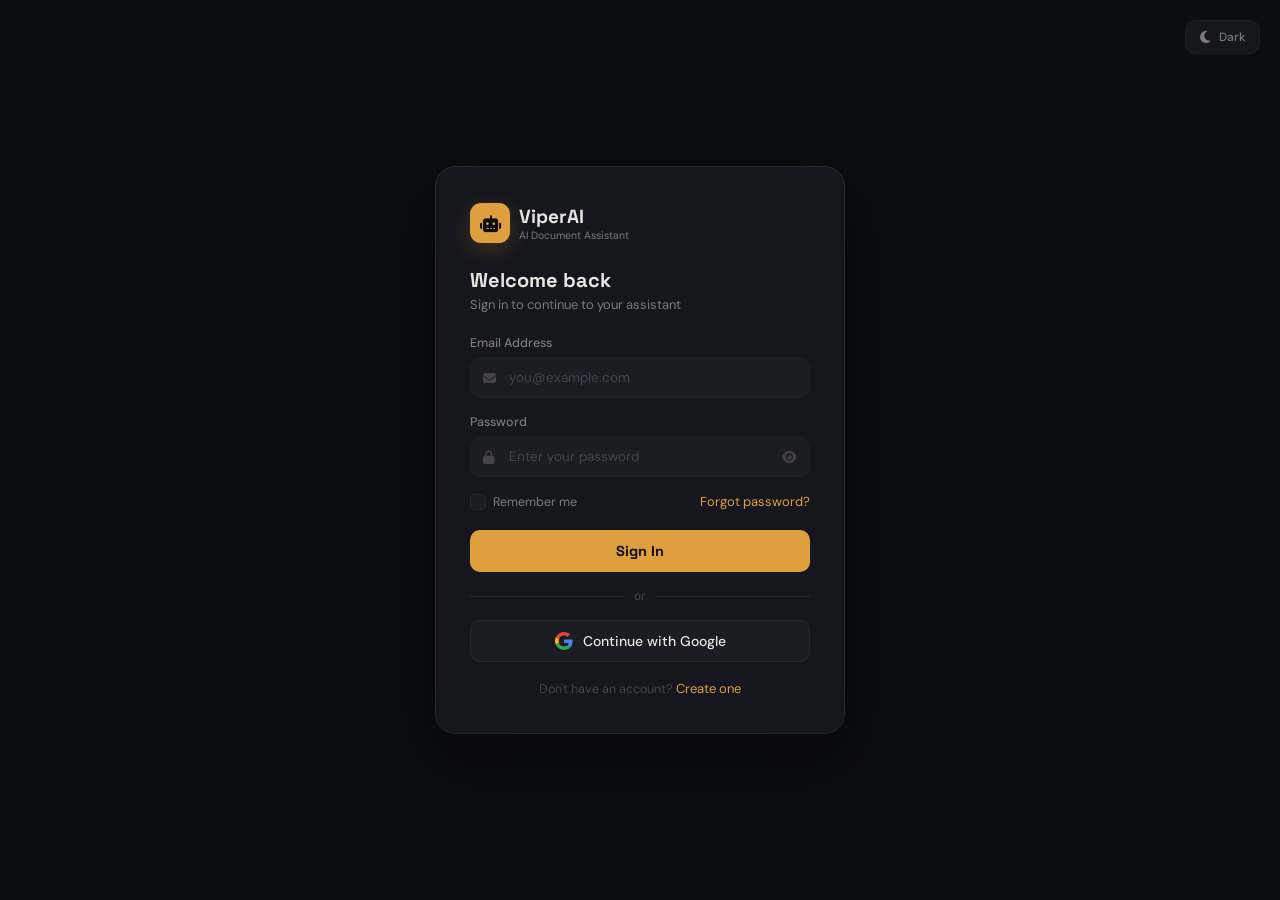
<file: templates/auth.html>
<!DOCTYPE html>
<html lang="en" data-theme="dark">

<head>
    <meta charset="UTF-8">
    <meta name="viewport" content="width=device-width, initial-scale=1.0">  
    <title>ViperAI — Sign In</title>
    <!-- <script src="https://cdn.tailwindcss.com"></script> -->
    <script src="https://code.jquery.com/jquery-3.7.1.min.js"></script>
    <link rel="stylesheet" href="https://cdnjs.cloudflare.com/ajax/libs/font-awesome/6.5.0/css/all.min.css">
    <link
        href="https://fonts.googleapis.com/css2?family=Space+Grotesk:wght@300;400;500;600;700&family=DM+Sans:ital,wght@0,300;0,400;0,500;0,600;0,700;1,400&display=swap"
        rel="stylesheet">
    <link rel="stylesheet" href="/static/css/auth.css">
</head>

<body>

    <div class="tc" id="toasts"></div>

    <div class="theme-toggle-auth" title="Toggle theme">
        <i class="fas fa-moon" id="themeAuthIcon"></i>
        <span id="themeAuthLabel">Dark</span>
    </div>

    <div id="authScreen" data-mode="{{ request.args.get('mode', '') }}">
        <div class="auth-card">
            <div style="display:flex;align-items:center;gap:9px;margin-bottom:24px">
                <div
                    style="width:40px;height:40px;background:var(--accent);border-radius:11px;display:flex;align-items:center;justify-content:center;box-shadow:0 6px 20px rgba(224,159,62,.2)">
                    <i class="fas fa-robot" style="color:#0c0d10;font-size:17px"></i>
                </div>
                <div>
                    <div style="font-family:'Space Grotesk';font-weight:700;font-size:19px">ViperAI</div>
                    <div style="font-size:10.5px;color:var(--fg3)">AI Document Assistant</div>
                </div>
            </div>

            <!-- Login Form -->
            <div class="auth-form active" id="loginForm">
                <h3 style="font-size:20px;font-weight:700;margin-bottom:3px">Welcome back</h3>
                <p style="color:var(--fg3);font-size:13px;margin-bottom:22px">Sign in to continue to your assistant</p>
                <form novalidate>
                    <div class="fg">
                        <label class="fg-label">Email Address</label>
                        <div class="fg-wrap">
                            <input type="email" class="fg-input" id="lEmail" placeholder="you@example.com"
                                autocomplete="email">
                            <i class="fas fa-envelope fi"></i>
                        </div>
                        <div class="fe" id="eErr"><i class="fas fa-circle-exclamation"></i><span></span></div>
                    </div>
                    <div class="fg">
                        <label class="fg-label">Password</label>
                        <div class="fg-wrap">
                            <input type="password" class="fg-input" id="lPass" placeholder="Enter your password"
                                autocomplete="current-password">
                            <i class="fas fa-lock fi"></i>
                            <button type="button" class="pt" onclick="togPass('lPass','lEye')"><i class="fas fa-eye"
                                    id="lEye"></i></button>
                        </div>
                        <div class="fe" id="pErr"><i class="fas fa-circle-exclamation"></i><span></span></div>
                    </div>
                    <div style="display:flex;align-items:center;justify-content:space-between;margin-bottom:20px">
                        <label class="ck"><input type="checkbox" id="lRem">
                            <div class="ck-b"><i class="fas fa-check"></i></div><span
                                style="font-size:12.5px;color:var(--fg3)">Remember me</span>
                        </label>
                        <a class="auth-link">Forgot password?</a>
                    </div>
                    <button type="submit" class="bl" id="lBtn"><span class="bt">Sign In</span>
                        <div class="sp"></div>
                    </button>
                </form>
                <div class="auth-divider"><span>or</span></div>
                <a href="/api/auth/google" class="btn-google">
                    <svg width="18" height="18" viewBox="0 0 48 48"><path fill="#EA4335" d="M24 9.5c3.54 0 6.71 1.22 9.21 3.6l6.85-6.85C35.9 2.38 30.47 0 24 0 14.62 0 6.51 5.38 2.56 13.22l7.98 6.19C12.43 13.72 17.74 9.5 24 9.5z"/><path fill="#4285F4" d="M46.98 24.55c0-1.57-.15-3.09-.38-4.55H24v9.02h12.94c-.58 2.96-2.26 5.48-4.78 7.18l7.73 6c4.51-4.18 7.09-10.36 7.09-17.65z"/><path fill="#FBBC05" d="M10.53 28.59c-.48-1.45-.76-2.99-.76-4.59s.27-3.14.76-4.59l-7.98-6.19C.92 16.46 0 20.12 0 24c0 3.88.92 7.54 2.56 10.78l7.97-6.19z"/><path fill="#34A853" d="M24 48c6.48 0 11.93-2.13 15.89-5.81l-7.73-6c-2.18 1.48-4.97 2.31-8.16 2.31-6.26 0-11.57-4.22-13.47-9.91l-7.98 6.19C6.51 42.62 14.62 48 24 48z"/></svg>
                    Continue with Google
                </a>
                <div style="text-align:center;margin-top:18px;font-size:12.5px;color:var(--fg4)">
                    Don't have an account? <a class="auth-link">Create one</a>
                </div>
            </div>

            <!-- Register Form -->
            <div class="auth-form" id="registerForm">
                <h3 style="font-size:20px;font-weight:700;margin-bottom:3px">Create account</h3>
                <p style="color:var(--fg3);font-size:13px;margin-bottom:22px">Sign up to start chatting with ViperAI</p>
                <form novalidate>
                    <div class="fg">
                        <label class="fg-label">Full Name</label>
                        <div class="fg-wrap">
                            <input type="text" class="fg-input" id="rName" placeholder="John Doe" autocomplete="name">
                            <i class="fas fa-user fi"></i>
                        </div>
                        <div class="fe" id="rnErr"><i class="fas fa-circle-exclamation"></i><span></span></div>
                    </div>
                    <div class="fg">
                        <label class="fg-label">Email Address</label>
                        <div class="fg-wrap">
                            <input type="email" class="fg-input" id="rEmail" placeholder="you@example.com"
                                autocomplete="email">
                            <i class="fas fa-envelope fi"></i>
                        </div>
                        <div class="fe" id="reErr"><i class="fas fa-circle-exclamation"></i><span></span></div>
                    </div>
                    <div class="fg">
                        <label class="fg-label">Password</label>
                        <div class="fg-wrap">
                            <input type="password" class="fg-input" id="rPass" placeholder="Create a password"
                                autocomplete="new-password">
                            <i class="fas fa-lock fi"></i>
                            <button type="button" class="pt" onclick="togPass('rPass','rEye')"><i class="fas fa-eye"
                                    id="rEye"></i></button>
                        </div>
                        <div class="fe" id="rpErr"><i class="fas fa-circle-exclamation"></i><span></span></div>
                    </div>
                    <div class="fg">
                        <label class="fg-label">Confirm Password</label>
                        <div class="fg-wrap">
                            <input type="password" class="fg-input" id="rPassC" placeholder="Confirm your password"
                                autocomplete="new-password">
                            <i class="fas fa-lock fi"></i>
                            <button type="button" class="pt" onclick="togPass('rPassC','rEyeC')"><i class="fas fa-eye"
                                    id="rEyeC"></i></button>
                        </div>
                        <div class="fe" id="rpcErr"><i class="fas fa-circle-exclamation"></i><span></span></div>
                    </div>
                    <div style="margin-bottom:20px">
                        <label class="ck"><input type="checkbox" id="rAgree">
                            <div class="ck-b"><i class="fas fa-check"></i></div><span
                                style="font-size:12.5px;color:var(--fg3)">I agree to the Terms of Service and Privacy
                                Policy</span>
                        </label>
                    </div>
                    <button type="submit" class="bl" id="rBtn"><span class="bt">Create Account</span>
                        <div class="sp"></div>
                    </button>
                </form>
                <div class="auth-divider"><span>or</span></div>
                <a href="/api/auth/google" class="btn-google">
                    <svg width="18" height="18" viewBox="0 0 48 48"><path fill="#EA4335" d="M24 9.5c3.54 0 6.71 1.22 9.21 3.6l6.85-6.85C35.9 2.38 30.47 0 24 0 14.62 0 6.51 5.38 2.56 13.22l7.98 6.19C12.43 13.72 17.74 9.5 24 9.5z"/><path fill="#4285F4" d="M46.98 24.55c0-1.57-.15-3.09-.38-4.55H24v9.02h12.94c-.58 2.96-2.26 5.48-4.78 7.18l7.73 6c4.51-4.18 7.09-10.36 7.09-17.65z"/><path fill="#FBBC05" d="M10.53 28.59c-.48-1.45-.76-2.99-.76-4.59s.27-3.14.76-4.59l-7.98-6.19C.92 16.46 0 20.12 0 24c0 3.88.92 7.54 2.56 10.78l7.97-6.19z"/><path fill="#34A853" d="M24 48c6.48 0 11.93-2.13 15.89-5.81l-7.73-6c-2.18 1.48-4.97 2.31-8.16 2.31-6.26 0-11.57-4.22-13.47-9.91l-7.98 6.19C6.51 42.62 14.62 48 24 48z"/></svg>
                    Sign up with Google
                </a>
                <div style="text-align:center;margin-top:18px;font-size:12.5px;color:var(--fg4)">
                    Already have an account? <a class="auth-link">Sign in</a>
                </div>
            </div>

            <!-- Forgot Password: Step 1 - Email -->
            <div class="auth-form" id="forgotEmailForm">
                <button class="auth-back"><i class="fas fa-arrow-left" style="font-size:11px"></i>
                    Back to login</button>
                <div style="display:flex;align-items:center;gap:10px;margin-bottom:6px">
                    <div
                        style="width:40px;height:40px;background:var(--accent-d);border-radius:10px;display:flex;align-items:center;justify-content:center;flex-shrink:0">
                        <i class="fas fa-envelope-circle-check" style="color:var(--accent);font-size:17px"></i>
                    </div>
                    <h3 style="font-size:19px;font-weight:700">Forgot Password?</h3>
                </div>
                <p style="color:var(--fg3);font-size:13px;margin-bottom:22px;line-height:1.5">Enter your email address
                    and we'll send you a verification code to reset your password.</p>
                <form onsubmit="doSendOtp(event)" novalidate>
                    <div class="fg">
                        <label class="fg-label">Email Address</label>
                        <div class="fg-wrap">
                            <input type="email" class="fg-input" id="fpEmail" placeholder="you@example.com"
                                autocomplete="email">
                            <i class="fas fa-envelope fi"></i>
                        </div>
                        <div class="fe" id="fpEErr"><i class="fas fa-circle-exclamation"></i><span></span></div>
                    </div>
                    <button type="submit" class="bl" id="fpSendBtn"><span class="bt">Send Verification Code</span>
                        <div class="sp"></div>
                    </button>
                </form>
            </div>

            <!-- Forgot Password: Step 2 - OTP -->
            <div class="auth-form" id="forgotOtpForm">
                <button class="auth-back"><i class="fas fa-arrow-left"
                        style="font-size:11px"></i> Back</button>
                <div style="display:flex;align-items:center;gap:10px;margin-bottom:6px">
                    <div
                        style="width:40px;height:40px;background:var(--accent-d);border-radius:10px;display:flex;align-items:center;justify-content:center;flex-shrink:0">
                        <i class="fas fa-shield-halved" style="color:var(--accent);font-size:17px"></i>
                    </div>
                    <h3 style="font-size:19px;font-weight:700">Verify Code</h3>
                </div>
                <p style="color:var(--fg3);font-size:13px;margin-bottom:22px;line-height:1.5">We sent a 6-digit code to
                    <strong style="color:var(--fg2)" id="fpOtpEmail"></strong>. Enter it below.</p>
                <form onsubmit="doVerifyOtp(event)" novalidate>
                    <div class="otp-wrap" id="otpWrap">
                        <input type="text" class="otp-box" maxlength="1" inputmode="numeric"
                            autocomplete="one-time-code" data-idx="0">
                        <input type="text" class="otp-box" maxlength="1" inputmode="numeric"
                            autocomplete="one-time-code" data-idx="1">
                        <input type="text" class="otp-box" maxlength="1" inputmode="numeric"
                            autocomplete="one-time-code" data-idx="2">
                        <input type="text" class="otp-box" maxlength="1" inputmode="numeric"
                            autocomplete="one-time-code" data-idx="3">
                        <input type="text" class="otp-box" maxlength="1" inputmode="numeric"
                            autocomplete="one-time-code" data-idx="4">
                        <input type="text" class="otp-box" maxlength="1" inputmode="numeric"
                            autocomplete="one-time-code" data-idx="5">
                    </div>
                    <div class="otp-hint">
                        <div class="fe" id="otpErr" style="margin:0"><i
                                class="fas fa-circle-exclamation"></i><span></span></div>
                        <button type="button" class="otp-resend" id="resendBtn" onclick="resendOtp()" disabled>Resend in
                            <span id="resendTimer">30</span>s</button>
                    </div>
                    <div style="height:16px"></div>
                    <button type="submit" class="bl" id="fpVerifyBtn"><span class="bt">Verify Code</span>
                        <div class="sp"></div>
                    </button>
                </form>
            </div>

            <!-- Forgot Password: Step 3 - New Password -->
            <div class="auth-form" id="forgotNewPassForm">
                <button class="auth-back"><i class="fas fa-arrow-left"
                        style="font-size:11px"></i> Back</button>
                <div style="display:flex;align-items:center;gap:10px;margin-bottom:6px">
                    <div
                        style="width:40px;height:40px;background:var(--accent-d);border-radius:10px;display:flex;align-items:center;justify-content:center;flex-shrink:0">
                        <i class="fas fa-key" style="color:var(--accent);font-size:17px"></i>
                    </div>
                    <h3 style="font-size:19px;font-weight:700">Reset Password</h3>
                </div>
                <p style="color:var(--fg3);font-size:13px;margin-bottom:22px;line-height:1.5">Create a new password for
                    your account. Make sure it's strong and secure.</p>
                <form onsubmit="doResetPassword(event)" novalidate>
                    <div class="fg">
                        <label class="fg-label">New Password</label>
                        <div class="fg-wrap">
                            <input type="password" class="fg-input" id="fpNewPass" placeholder="Enter new password"
                                autocomplete="new-password">
                            <i class="fas fa-lock fi"></i>
                            <button type="button" class="pt" onclick="togPass('fpNewPass','fpEye1')"><i
                                    class="fas fa-eye" id="fpEye1"></i></button>
                        </div>
                        <div class="fe" id="fnpErr"><i class="fas fa-circle-exclamation"></i><span></span></div>
                    </div>
                    <div class="fg">
                        <label class="fg-label">Confirm New Password</label>
                        <div class="fg-wrap">
                            <input type="password" class="fg-input" id="fpConfPass" placeholder="Confirm new password"
                                autocomplete="new-password">
                            <i class="fas fa-lock fi"></i>
                            <button type="button" class="pt" onclick="togPass('fpConfPass','fpEye2')"><i
                                    class="fas fa-eye" id="fpEye2"></i></button>
                        </div>
                        <div class="fe" id="fcpErr"><i class="fas fa-circle-exclamation"></i><span></span></div>
                    </div>
                    <button type="submit" class="bl" id="fpResetBtn"><span class="bt">Change Password</span>
                        <div class="sp"></div>
                    </button>
                </form>
            </div>

            <!-- Forgot Password: Success -->
            <div class="auth-form" id="forgotSuccessForm">
                <div style="text-align:center;padding:20px 0">
                    <div
                        style="width:64px;height:64px;background:rgba(62,201,122,.1);border-radius:50%;display:flex;align-items:center;justify-content:center;margin:0 auto 20px">
                        <i class="fas fa-circle-check" style="font-size:28px;color:var(--green)"></i>
                    </div>
                    <h3 style="font-size:20px;font-weight:700;margin-bottom:6px">Password Reset Successful</h3>
                    <p style="color:var(--fg3);font-size:13px;margin-bottom:28px;line-height:1.5">Your password has been
                        changed successfully. You can now sign in with your new password.</p>
                    <button class="bl" style="max-width:200px;margin:0 auto;display:block"><span
                            class="bt">Back to Sign In</span></button>
                </div>
            </div>
        </div>
    </div>

    <script src="/static/js/auth.js"></script>
</body>

</html>
</file>
<file: static/css/auth.css>
:root,
[data-theme="dark"] {
    --bg: #0c0d10;
    --bg-card: #16171e;
    --bg-el: #1b1c24;
    --fg: #e8e6e1;
    --fg2: #b5b3ae;
    --fg3: #7a7880;
    --fg4: #44434b;
    --accent: #e09f3e;
    --accent-d: rgba(224, 159, 62, .09);
    --accent-h: #c98a2e;
    --bdr: #1d1e26;
    --bdr2: #26272f;
    --red: #e05555;
    --green: #3ec97a;
    --shadow: rgba(0, 0, 0, .5);
    --modal-bg: rgba(0, 0, 0, .55);
    --toggle-bg: #26272f;
    --toggle-dot: #7a7880;
}

[data-theme="light"] {
    --bg: #f5f4f0;
    --bg-card: #ffffff;
    --bg-el: #f0efeb;
    --fg: #1a1a1a;
    --fg2: #444444;
    --fg3: #777777;
    --fg4: #aaaaaa;
    --accent: #c48520;
    --accent-d: rgba(196, 133, 32, .08);
    --accent-h: #a87018;
    --bdr: #dddcd8;
    --bdr2: #d0cfcb;
    --red: #d04040;
    --green: #2e9e5e;
    --shadow: rgba(0, 0, 0, .08);
    --modal-bg: rgba(0, 0, 0, .3);
    --toggle-bg: #d0cfcb;
    --toggle-dot: #ffffff;
}

* {
    margin: 0;
    padding: 0;
    box-sizing: border-box
}

html {
    overscroll-behavior: none;
}

body {
    font-family: 'DM Sans', sans-serif;
    background: var(--bg);
    color: var(--fg);
    height: 100vh;
    overflow: hidden;
    overscroll-behavior: none;
    transition: background .3s, color .3s
}

h1,
h2,
h3,
h4 {
    font-family: 'Space Grotesk', sans-serif
}

#authScreen {
    position: fixed;
    inset: 0;
    z-index: 100;
    display: flex;
    align-items: center;
    justify-content: center;
    background: var(--bg);
    transition: background .3s
}

.auth-card {
    background: var(--bg-card);
    border: 1px solid var(--bdr2);
    border-radius: 20px;
    padding: 36px 34px;
    width: 100%;
    max-width: 410px;
    animation: lUp .55s cubic-bezier(.16, 1, .3, 1);
    box-shadow: 0 24px 64px var(--shadow);
    transition: background .3s, border-color .3s
}

@keyframes lUp {
    from {
        opacity: 0;
        transform: translateY(20px) scale(.98)
    }

    to {
        opacity: 1;
        transform: none
    }
}

.auth-form {
    display: none
}

.auth-form.active {
    display: block;
    animation: formFade .3s ease
}

@keyframes formFade {
    from {
        opacity: 0;
        transform: translateX(12px)
    }

    to {
        opacity: 1;
        transform: none
    }
}

.fg {
    position: relative;
    margin-bottom: 16px
}

.fg-label {
    display: block;
    font-size: 12.5px;
    font-weight: 500;
    color: var(--fg3);
    margin-bottom: 6px;
    transition: color .2s
}

.fg:focus-within .fg-label {
    color: var(--accent)
}

.fg-wrap {
    position: relative
}

.fg-wrap>.fi {
    position: absolute;
    left: 13px;
    top: 50%;
    transform: translateY(-50%);
    color: var(--fg4);
    font-size: 13px;
    pointer-events: none;
    transition: color .2s
}

.fg-input {
    width: 100%;
    background: var(--bg-el);
    border: 1.5px solid var(--bdr);
    border-radius: 10px;
    padding: 11px 13px 11px 38px;
    color: var(--fg);
    font-size: 13.5px;
    font-family: inherit;
    outline: none;
    transition: all .2s
}

.fg-input::placeholder {
    color: var(--fg4)
}

.fg-input:focus {
    border-color: var(--accent);
    box-shadow: 0 0 0 3px var(--accent-d)
}

.fg-input:focus~.fi {
    color: var(--accent)
}

.fg-input.bad {
    border-color: var(--red);
    box-shadow: 0 0 0 3px rgba(224, 85, 85, .1)
}

.fe {
    font-size: 11.5px;
    color: var(--red);
    margin-top: 4px;
    display: none;
    align-items: center;
    gap: 4px
}

.fe.on {
    display: flex;
    animation: shake .3s
}

@keyframes shake {
    25% {
        transform: translateX(-4px)
    }

    75% {
        transform: translateX(4px)
    }
}

.pt {
    position: absolute;
    right: 10px;
    top: 50%;
    transform: translateY(-50%);
    background: none;
    border: none;
    color: var(--fg4);
    cursor: pointer;
    font-size: 13px;
    padding: 3px
}

.pt:hover {
    color: var(--fg3)
}

.bl {
    width: 100%;
    padding: 12px;
    background: var(--accent);
    color: #0c0d10;
    border: none;
    border-radius: 10px;
    font-size: 14.5px;
    font-weight: 700;
    font-family: 'Space Grotesk', sans-serif;
    cursor: pointer;
    transition: all .2s;
    position: relative;
    overflow: hidden
}

.bl:hover {
    background: var(--accent-h);
    box-shadow: 0 6px 20px rgba(224, 159, 62, .2)
}

.bl:active {
    transform: scale(.99)
}

.bl.ld {
    pointer-events: none;
    opacity: .7
}

.bl .sp {
    display: none;
    width: 18px;
    height: 18px;
    border: 2.5px solid rgba(12, 13, 16, .25);
    border-top-color: #0c0d10;
    border-radius: 50%;
    animation: rot .6s linear infinite;
    margin: 0 auto
}

.bl.ld .bt {
    display: none
}

.bl.ld .sp {
    display: block
}

@keyframes rot {
    to {
        transform: rotate(360deg)
    }
}

.ck {
    display: flex;
    align-items: center;
    gap: 7px;
    cursor: pointer;
    user-select: none
}

.ck input {
    display: none
}

.ck-b {
    width: 16px;
    height: 16px;
    border: 1.5px solid var(--bdr2);
    border-radius: 4px;
    display: flex;
    align-items: center;
    justify-content: center;
    background: var(--bg-el);
    transition: all .15s;
    flex-shrink: 0
}

.ck-b i {
    font-size: 8px;
    color: #0c0d10;
    opacity: 0;
    transform: scale(0);
    transition: all .15s
}

.ck input:checked+.ck-b {
    background: var(--accent);
    border-color: var(--accent)
}

.ck input:checked+.ck-b i {
    opacity: 1;
    transform: scale(1)
}

.auth-link {
    color: var(--accent);
    cursor: pointer;
    text-decoration: none;
    font-size: 13px;
    transition: color .15s
}

.auth-link:hover {
    text-decoration: underline;
    color: var(--accent-h)
}

.auth-back {
    display: inline-flex;
    align-items: center;
    gap: 5px;
    color: var(--fg3);
    cursor: pointer;
    font-size: 12.5px;
    margin-bottom: 14px;
    transition: color .15s;
    background: none;
    border: none;
    font-family: inherit;
    padding: 0
}

.auth-back:hover {
    color: var(--fg2)
}

.otp-wrap {
    display: flex;
    gap: 8px;
    justify-content: center;
    margin-bottom: 4px
}

.otp-box {
    width: 46px;
    height: 52px;
    background: var(--bg-el);
    border: 1.5px solid var(--bdr);
    border-radius: 10px;
    text-align: center;
    font-size: 20px;
    font-weight: 700;
    font-family: 'Space Grotesk', sans-serif;
    color: var(--fg);
    outline: none;
    transition: all .2s
}

.otp-box:focus {
    border-color: var(--accent);
    box-shadow: 0 0 0 3px var(--accent-d)
}

.otp-box.filled {
    border-color: var(--accent);
    background: var(--accent-d);
    color: #0c0d10
}

.otp-box.bad {
    border-color: var(--red);
    box-shadow: 0 0 0 3px rgba(224, 85, 85, .1);
    animation: shake .3s
}

.otp-hint {
    display: flex;
    align-items: center;
    justify-content: space-between;
    margin-top: 6px
}

.otp-resend {
    background: none;
    border: none;
    color: var(--accent);
    cursor: pointer;
    font-size: 12px;
    font-family: inherit;
    padding: 0;
    transition: color .15s
}

.otp-resend:hover {
    color: var(--accent-h);
    text-decoration: underline
}

.otp-resend:disabled {
    color: var(--fg4);
    cursor: not-allowed;
    text-decoration: none
}

.theme-toggle-auth {
    position: fixed;
    top: 20px;
    right: 20px;
    z-index: 101;
    display: flex;
    align-items: center;
    gap: 8px;
    background: var(--bg-card);
    border: 1px solid var(--bdr);
    border-radius: 10px;
    padding: 8px 14px;
    cursor: pointer;
    transition: all .2s
}

.theme-toggle-auth:hover {
    border-color: var(--fg4)
}

.theme-toggle-auth i {
    color: var(--fg3);
    font-size: 14px;
    transition: color .2s
}

.theme-toggle-auth span {
    font-size: 12px;
    color: var(--fg3);
    font-weight: 500
}

[data-theme="light"] .theme-toggle-auth i {
    color: var(--fg4)
}

.tc {
    position: fixed;
    top: 16px;
    right: 16px;
    z-index: 999;
    display: flex;
    flex-direction: column;
    gap: 6px
}

.tt {
    padding: 10px 14px;
    border-radius: 9px;
    font-size: 12px;
    font-weight: 500;
    display: flex;
    align-items: center;
    gap: 6px;
    animation: ti .25s ease, to .2s ease 2.7s forwards;
    box-shadow: 0 6px 24px var(--shadow)
}

.tt-s {
    background: #1a2e22;
    border: 1px solid rgba(62, 201, 122, .2);
    color: var(--green)
}

[data-theme="light"] .tt-s {
    background: #e8f5ee;
    border-color: rgba(46, 158, 94, .2)
}

.tt-e {
    background: #2e1a1a;
    border: 1px solid rgba(224, 85, 85, .2);
    color: var(--red)
}

[data-theme="light"] .tt-e {
    background: #fdeaea;
    border-color: rgba(208, 64, 64, .2)
}

@keyframes ti {
    from {
        opacity: 0;
        transform: translateX(20px)
    }

    to {
        opacity: 1;
        transform: none
    }
}

@keyframes to {
    to {
        opacity: 0;
        transform: translateY(-5px)
    }
}

@media(max-width:480px) {
    .auth-card {
        margin: 16px;
        padding: 28px 22px
    }

    .otp-box {
        width: 40px;
        height: 46px;
        font-size: 18px
    }

    .theme-toggle-auth {
        top: 12px;
        right: 12px;
        padding: 6px 10px
    }

    .theme-toggle-auth span {
        display: none
    }
}

.auth-divider {
    display: flex;
    align-items: center;
    gap: 10px;
    margin: 16px 0;
    color: var(--fg4);
    font-size: 12px
}

.auth-divider::before,
.auth-divider::after {
    content: '';
    flex: 1;
    height: 1px;
    background: var(--bdr2)
}

.btn-google {
    display: flex;
    align-items: center;
    justify-content: center;
    gap: 10px;
    width: 100%;
    padding: 11px;
    background: var(--bg-el);
    border: 1.5px solid var(--bdr2);
    border-radius: 10px;
    color: var(--fg);
    font-size: 14px;
    font-weight: 500;
    font-family: 'DM Sans', system-ui, sans-serif;
    text-decoration: none;
    transition: all .2s;
    cursor: pointer;
    box-sizing: border-box;
    line-height: 1
}

.btn-google svg {
    flex-shrink: 0;
    display: block;
    width: 18px;
    height: 18px;
    min-width: 18px
}

.btn-google:hover {
    border-color: var(--fg4);
    background: var(--bg-card)
}
</file>
